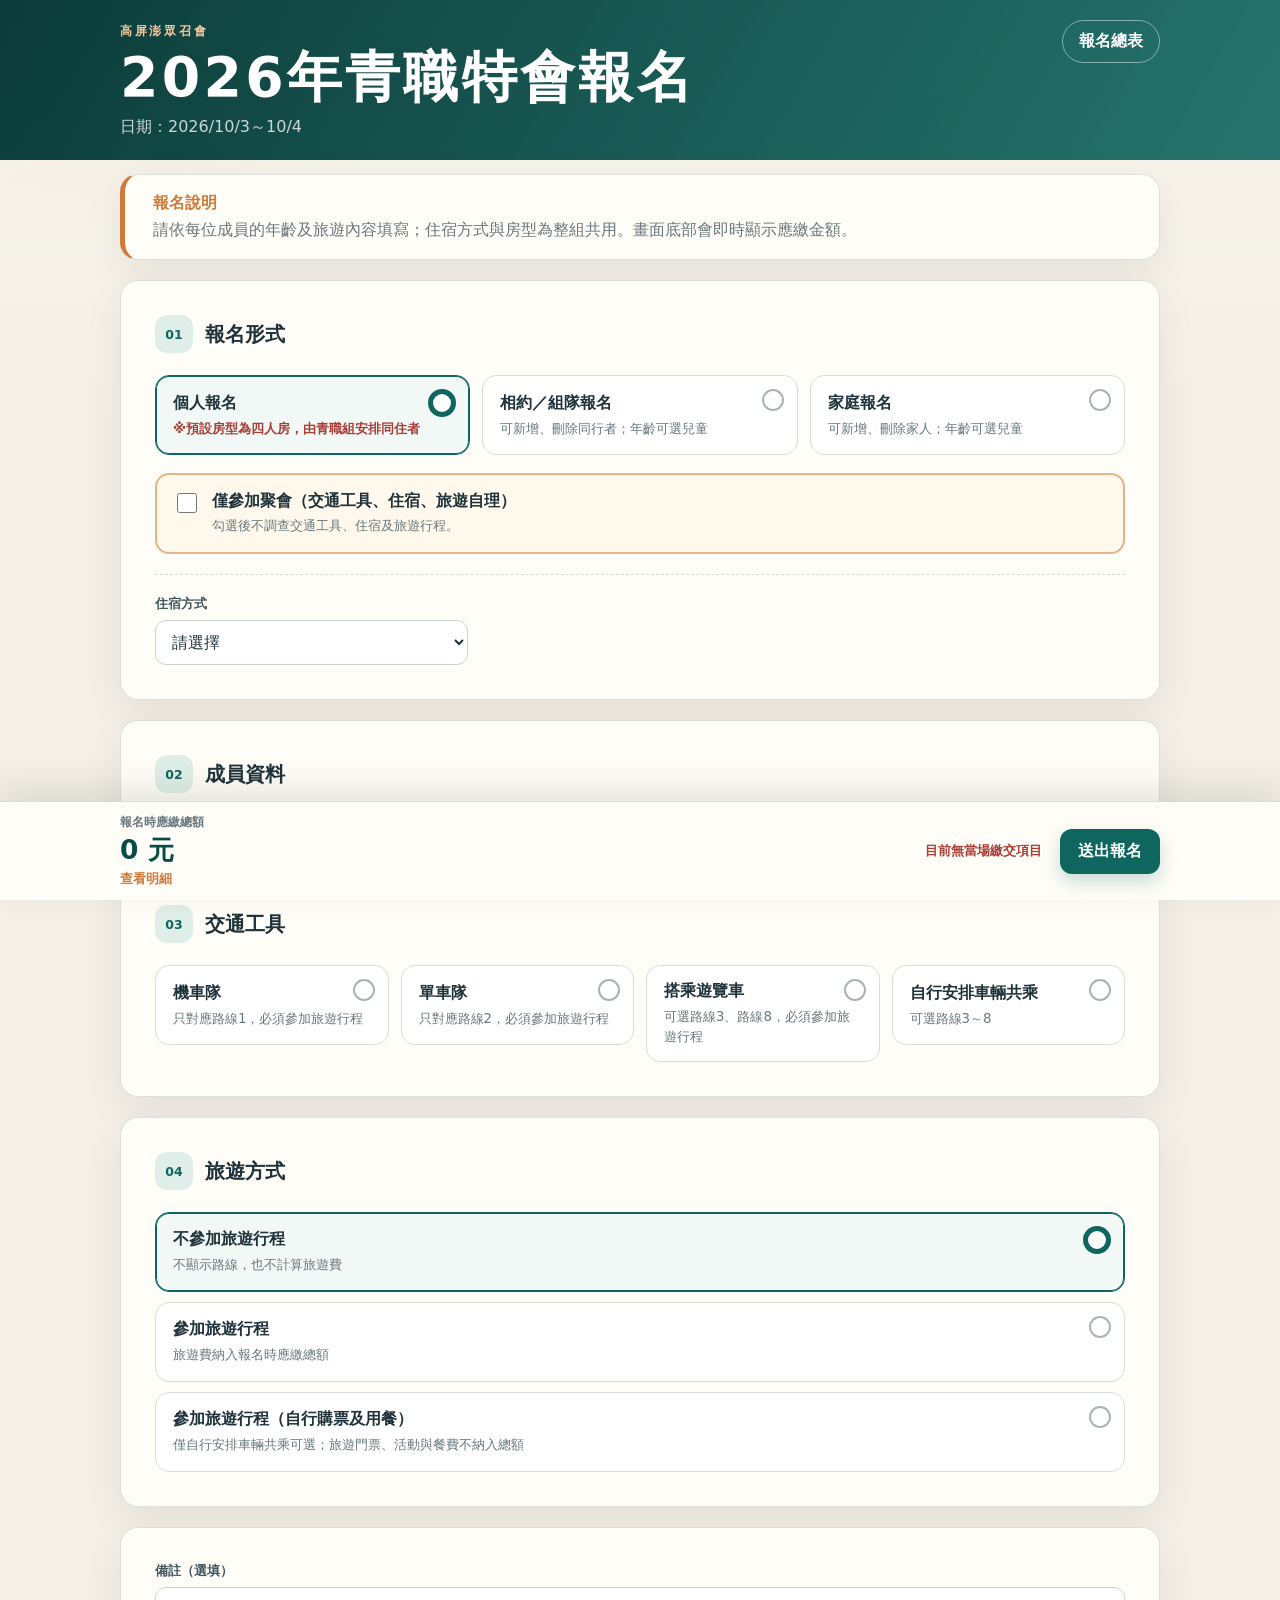
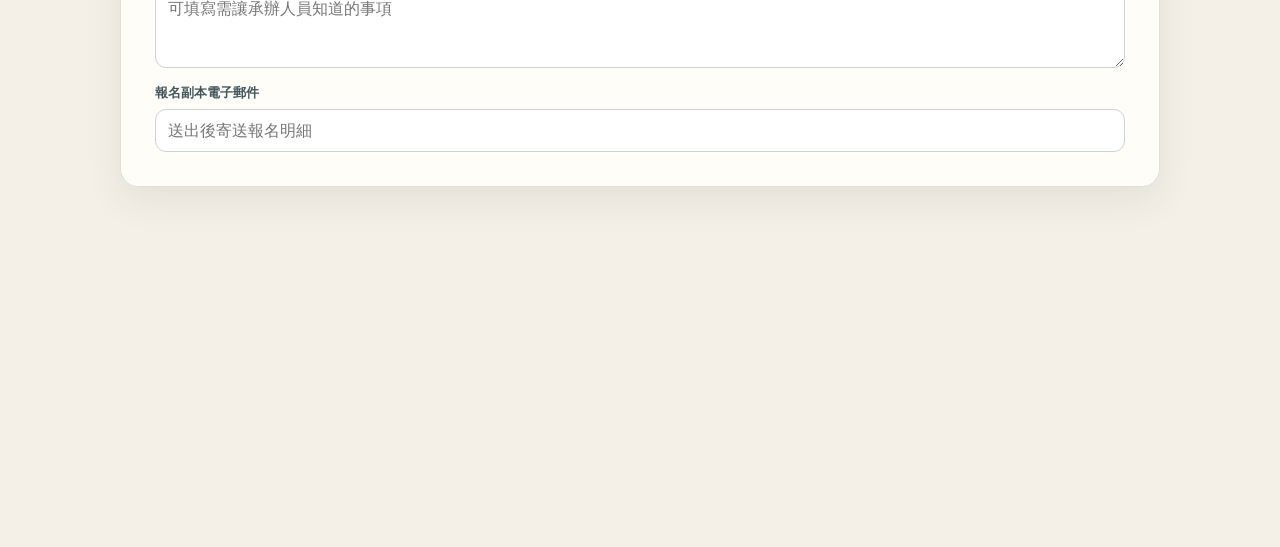
<file: index.html>
<!doctype html>
<html lang="zh-Hant">
<head>
  <meta charset="utf-8">
  <meta name="viewport" content="width=device-width, initial-scale=1, viewport-fit=cover">
  <meta name="description" content="高屏澎眾召會 2026年青職特會報名">
  <title>墾丁相調報名</title>
  <link rel="stylesheet" href="styles.css?v=20260917-settings1">
</head>
<body data-page="registration">
  <header class="site-header">
    <div>
      <span class="eyebrow">高屏澎眾召會</span>
      <h1 id="eventTitle">2026年青職特會報名</h1>
      <p class="header-meta" id="eventDate">日期：2026/10/3～10/4</p>
    </div>
    <a class="report-link" href="report.html" target="_blank" rel="noopener">報名總表</a>
  </header>

  <main class="page-shell">
    <div id="globalMessage" class="message message--error" hidden></div>
    <form id="registrationForm" novalidate>
      <section class="card intro-card">
        <h2>報名說明</h2>
        <p>請依每位成員的年齡及旅遊內容填寫；住宿方式與房型為整組共用。畫面底部會即時顯示應繳金額。</p>
      </section>

      <section class="card">
        <div class="section-heading"><div><span class="step">01</span><h2>報名形式</h2></div></div>
        <div class="choice-grid choice-grid--three">
          <label class="choice"><input type="radio" name="registrationType" value="PERSONAL" checked><span><strong>個人報名</strong><small class="registration-note--danger">※預設房型為四人房，由青職組安排同住者</small></span></label>
          <label class="choice"><input type="radio" name="registrationType" value="TEAM"><span><strong>相約／組隊報名</strong><small>可新增、刪除同行者；年齡可選兒童</small></span></label>
          <label class="choice"><input type="radio" name="registrationType" value="FAMILY"><span><strong>家庭報名</strong><small>可新增、刪除家人；年齡可選兒童</small></span></label>
        </div>
        <label class="meeting-only-choice">
          <input id="meetingOnly" type="checkbox">
          <span><strong>僅參加聚會（交通工具、住宿、旅遊自理）</strong><small id="meetingOnlyDescription">勾選後不調查交通工具、住宿及旅遊行程。</small></span>
        </label>
        <div id="accommodationSection" class="accommodation-section">
          <div class="form-grid">
            <label class="field"><span>住宿方式</span><select id="groupAccommodation" required><option value="">請選擇</option><option value="HOWARD">福華度假飯店</option><option value="SELF">住宿自理</option></select><small id="hotelAvailabilityNote" class="availability-note" hidden>[已關閉登記]</small></label>
            <label id="groupRoomField" class="field room-type-field" hidden><span class="room-type-label">整組房型 <small class="field-inline-note">※僅算12歲以上人數；6歲以上兒童皆有床位，0～5歲幼兒共用床位。</small></span><select id="groupRoomType"><option value="">請選擇</option></select></label>
          </div>
          <div id="groupHotelInfo" class="hotel-banner" hidden>
            <div><span class="hotel-icon">宿</span></div>
            <div>
              <strong>全組住宿福華度假飯店</strong>
              <p id="hotelPricingDescription">房型與加價規則載入中。</p>
            </div>
          </div>
          <div id="roomConfirmationPanel" class="confirmation-panel" hidden>
            <label id="personalRoomConfirmation" class="confirmation-choice" hidden>
              <input id="personalRoomConfirmed" type="checkbox">
              <span id="personalRoomConfirmationText">您選擇的是四人房，同住者將由青職組安排。若無合適配對者，屆時需加收空床費。</span>
            </label>
            <label id="roomCapacityConfirmation" class="confirmation-choice" hidden>
              <input id="roomCapacityConfirmed" type="checkbox">
              <span id="roomCapacityConfirmationText">您的報名人數未達房型人數，請更換房型或由青職組安排同住者。若無合適同住者，屆時需加收空床費。</span>
            </label>
          </div>
        </div>
      </section>

      <section class="card">
        <div class="section-heading">
          <div><span class="step">02</span><h2>成員資料</h2></div>
          <button id="addAdultButton" class="button button--secondary" type="button" hidden>＋ 新增同行者</button>
        </div>
        <div id="participants"></div>
      </section>

      <section id="transportCard" class="card">
        <div class="section-heading"><div><span class="step">03</span><h2>交通工具</h2></div></div>
        <div class="choice-grid choice-grid--four">
          <label class="choice"><input type="radio" name="transportMode" value="MOTORCYCLE" required><span><strong>機車隊</strong><small>只對應路線1，必須參加旅遊行程</small></span></label>
          <label class="choice"><input type="radio" name="transportMode" value="BICYCLE" required><span><strong>單車隊</strong><small>只對應路線2，必須參加旅遊行程</small></span></label>
          <label class="choice"><input type="radio" name="transportMode" value="COACH" required><span><strong>搭乘遊覽車</strong><small>可選路線3、路線8，必須參加旅遊行程</small></span></label>
          <label class="choice"><input type="radio" name="transportMode" value="CARPOOL" required><span><strong>自行安排車輛共乘</strong><small>可選路線3～8</small></span></label>
        </div>
        <section id="insuranceSurvey" class="insurance-survey" hidden>
          <div class="insurance-survey__heading">
            <div>
              <h3 id="insuranceTitle">旅遊平安保險</h3>
              <p id="insuranceDescription">依所選交通工具與路線顯示投保規則。</p>
            </div>
            <span id="insurancePrice" class="insurance-price"></span>
          </div>
          <div id="insuranceParticipants" class="insurance-participants"></div>
        </section>
      </section>

      <section id="travelCard" class="card">
        <div class="section-heading"><div><span class="step">04</span><h2>旅遊方式</h2></div></div>
        <div id="travelAvailabilityNotice" class="availability-banner" hidden>旅遊路線報名[已關閉登記]</div>
        <div class="choice-stack">
          <label class="choice"><input type="radio" name="travelMode" value="NONE" checked><span><strong>不參加旅遊行程</strong><small>不顯示路線，也不計算旅遊費</small></span></label>
          <label class="choice"><input type="radio" name="travelMode" value="STANDARD"><span><strong>參加旅遊行程</strong><small>旅遊費納入報名時應繳總額</small></span></label>
          <label class="choice"><input type="radio" name="travelMode" value="SELF_PAY"><span><strong>參加旅遊行程（自行購票及用餐）</strong><small>僅自行安排車輛共乘可選；旅遊門票、活動與餐費不納入總額</small></span></label>
        </div>
        <div id="routeSection" class="route-section" hidden>
          <label class="field">
            <span>10/3旅遊路線</span>
            <select id="routeId" required><option value="">請選擇一條路線</option></select>
          </label>
          <div id="routeInfo" class="route-info" hidden></div>
          <div id="routeDetailTable"></div>
          <div id="routeOptions"></div>
          <div id="route7Count" class="route-count" hidden></div>
          <div id="onsiteTable"></div>
          <div id="pendingTable"></div>
        </div>
      </section>

      <section class="card">
        <label class="field">
          <span>備註（選填）</span>
          <textarea id="note" maxlength="500" rows="3" placeholder="可填寫需讓承辦人員知道的事項"></textarea>
        </label>
        <label class="field contact-email-field">
          <span>報名副本電子郵件</span>
          <input id="email" type="email" autocomplete="email" maxlength="120" placeholder="送出後寄送報名明細" required>
        </label>
      </section>
      <div class="mobile-bottom-spacer" aria-hidden="true"></div>
    </form>
  </main>

  <div class="fee-dock">
    <div class="fee-dock__inner">
      <button class="fee-total" id="toggleDetails" type="button" aria-expanded="false">
        <span>報名時應繳總額</span><strong id="grandTotal">0 元</strong><small>查看明細</small>
      </button>
      <div class="fee-dock__details" id="feeDetails" hidden></div>
      <div class="fee-dock__actions">
        <span id="onsiteReminder" class="onsite-reminder">目前無當場繳交項目</span>
        <button id="submitButton" class="button button--primary" type="submit" form="registrationForm">送出報名</button>
      </div>
    </div>
  </div>

  <dialog id="resultDialog" class="result-dialog">
    <div class="success-mark">✓</div>
    <h2>報名已送出</h2>
    <p>報名編號：<strong id="resultRegistrationId"></strong></p>
    <p>報名時應繳：<strong id="resultTotal"></strong></p>
    <section id="resultFinancial" class="result-info-card" hidden>
      <h3>財務窗口</h3>
      <p id="resultFinancialText"></p>
    </section>
    <section id="resultRouteGroup" class="result-info-card result-route-group" hidden>
      <h3 id="resultRouteGroupTitle">旅遊行程群組</h3>
      <p>請加入您所選路線的 LINE 群組，以接收行前通知。</p>
      <img id="resultRouteQr" alt="旅遊路線 LINE 群組 QR Code">
      <a id="resultRouteLink" class="button button--secondary" target="_blank" rel="noopener">開啟 LINE 群組邀請連結</a>
    </section>
    <button id="closeResult" class="button button--primary" type="button">完成</button>
  </dialog>

  <template id="adultTemplate">
    <article class="member-card adult-card">
      <header class="member-card__header"><h3 class="member-title"></h3><button class="remove-member" type="button">刪除</button></header>
      <div class="member-card__body form-grid">
        <label class="field name-field">
          <span class="field-label-line"><span>姓名</span><span class="early-bird-status" data-early-bird-status role="status" aria-live="polite" hidden></span></span>
          <input data-field="name" aria-label="姓名" autocomplete="name" maxlength="40" required>
        </label>
        <label class="field adult-only"><span>手機</span><input data-field="phone" type="tel" inputmode="tel" maxlength="30" required></label>
        <label class="field adult-only"><span>召會</span><select data-field="church" required></select></label>
        <label class="field adult-only kaohsiung-only"><span>照顧區</span><select data-field="careArea" required></select></label>
        <label class="field adult-only kaohsiung-only"><span>大區</span><select data-field="district" required></select></label>
        <label class="field"><span>年齡</span><select data-field="identityCategory" required></select></label>
        <label class="field child-age-field" hidden><span>年齡區間</span><select data-field="childAgeBand"><option value="">請選擇</option><option value="INFANT">幼兒（0～5歲）</option><option value="CHILD_6_11">兒童（6～11歲）</option></select></label>
      </div>
    </article>
  </template>
  <script src="config.js?v=20260917-settings1"></script>
  <script src="app.js?v=20260917-settings1"></script>
</body>
</html>
</file>
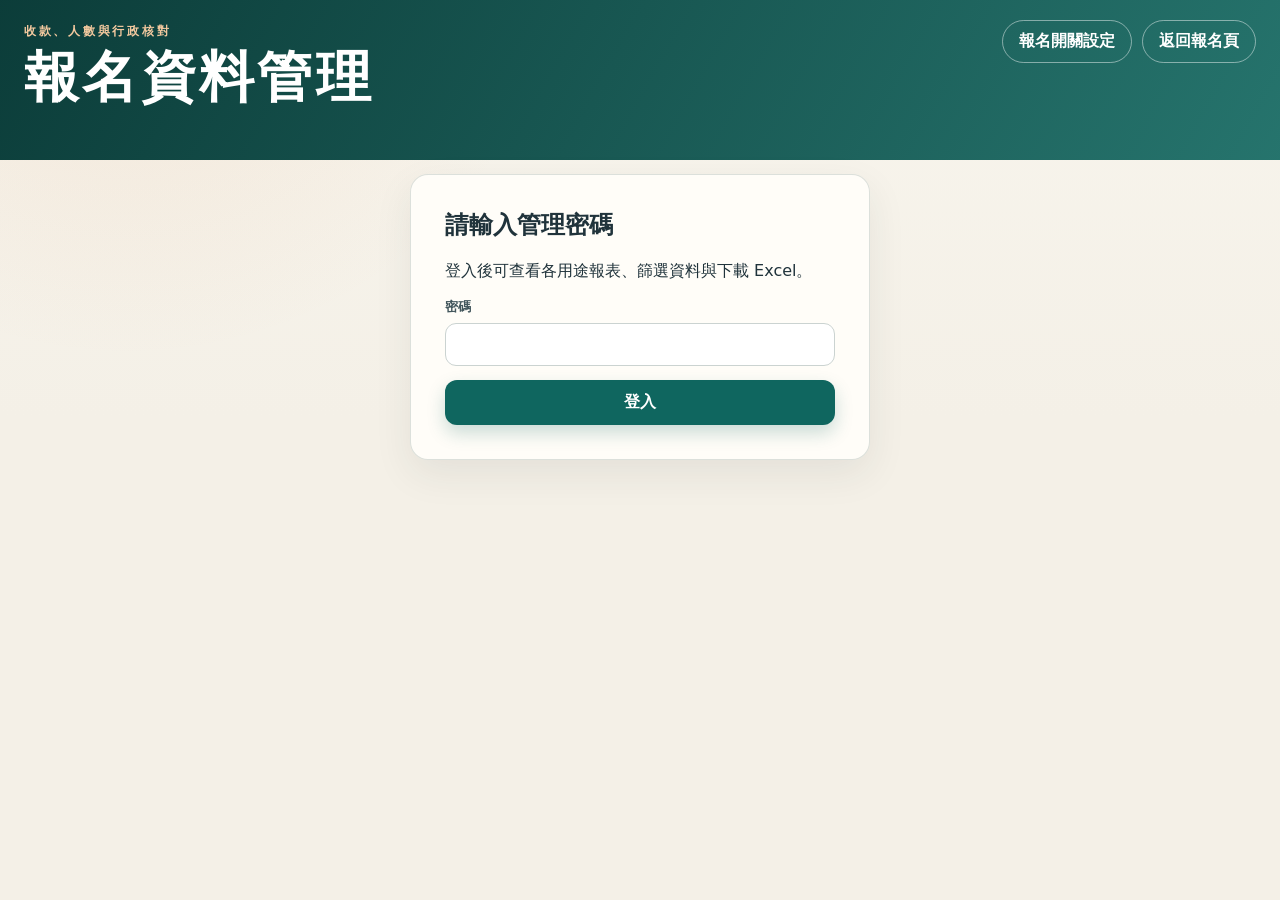
<file: report.html>
<!doctype html>
<html lang="zh-Hant">
<head>
  <meta charset="utf-8">
  <meta name="viewport" content="width=device-width, initial-scale=1, viewport-fit=cover">
  <meta name="robots" content="noindex,nofollow">
  <title>報名資料管理</title>
  <link rel="stylesheet" href="styles.css?v=20260917-settings1">
</head>
<body data-page="report">
  <header class="site-header report-header">
    <div><span class="eyebrow">收款、人數與行政核對</span><h1>報名資料管理</h1></div>
    <div class="header-actions">
      <a id="registrationSettingsLink" class="report-link" href="#" target="_blank" rel="noopener">報名開關設定</a>
      <a class="report-link" href="./">返回報名頁</a>
    </div>
  </header>

  <main class="report-shell">
    <section id="loginPanel" class="login-card card">
      <h2>請輸入管理密碼</h2>
      <p>登入後可查看各用途報表、篩選資料與下載 Excel。</p>
      <form id="loginForm">
        <label class="field"><span>密碼</span><input id="reportPassword" type="password" autocomplete="current-password" required></label>
        <button id="loginButton" class="button button--primary" type="submit">登入</button>
      </form>
      <div id="loginMessage" class="message message--error" hidden></div>
    </section>

    <div id="reportApp" hidden>
      <section class="card report-control-card">
        <div class="section-heading"><div><h2>報表用途</h2></div></div>
        <div class="report-view-grid">
          <label class="field field--wide">
            <span>選擇報表</span>
            <select data-filter="view" id="reportView">
              <option value="OVERVIEW">人數統計表</option>
              <option value="DUPLICATES">重複報名檢查</option>
              <option value="AREA">區域名冊</option>
              <option value="COACH">遊覽車名冊</option>
              <option value="ROUTE">旅遊路線名冊</option>
              <option value="RESTAURANT">餐廳人數統計</option>
              <option value="INSURANCE">旅平險名冊</option>
              <option value="ACTIVITY">活動人數統計</option>
              <option value="ACCOMMODATION">住宿名冊</option>
              <option value="FINANCE">收款核對表</option>
              <option value="TRANSPORT">交通名冊</option>
              <option value="ISSUES">異常資料檢查</option>
            </select>
          </label>
        </div>
        <div id="reportLoading" class="report-loading" role="status" aria-live="polite" hidden>
          <span class="report-loading__spinner" aria-hidden="true"></span>
          <span>載入中…</span>
        </div>
      </section>

      <section class="card filter-card">
        <div class="section-heading">
          <div><h2>篩選條件</h2></div>
          <button id="clearFilters" class="button button--text" type="button">清除篩選</button>
        </div>
        <div class="filter-grid">
          <label class="field field--wide"><span>關鍵字</span><input data-filter="keyword" placeholder="搜尋目前報表內容"></label>
          <label class="field"><span>報名形式</span><select data-filter="registrationType"></select></label>
          <label class="field"><span>召會</span><select data-filter="church"></select></label>
          <label class="field"><span>照顧區</span><select data-filter="careArea"></select></label>
          <label class="field"><span>大區</span><select data-filter="district"></select></label>
          <label class="field"><span>是否住宿</span><select data-filter="staying"><option value="">全部</option><option value="YES">有住宿</option><option value="NO">無住宿</option></select></label>
          <label class="field"><span>房型</span><select data-filter="roomType"></select></label>
          <label class="field"><span>旅遊方式</span><select data-filter="travelMode"></select></label>
          <label class="field"><span>路線</span><select data-filter="route"></select></label>
          <label class="field"><span>交通工具</span><select data-filter="transport"></select></label>
          <label class="field view-filter" data-views="RESTAURANT"><span>餐廳</span><select data-filter="restaurant"></select></label>
          <label class="field view-filter" data-views="ACTIVITY"><span>活動</span><select data-filter="activity"></select></label>
          <label class="field view-filter" data-views="DUPLICATES"><span>重複程度</span><select data-filter="duplicateLevel"></select></label>
        </div>
        <div class="filter-actions">
          <span id="filterPendingHint" class="muted" hidden>篩選條件尚未套用</span>
          <button id="applyFilters" class="button button--primary" type="button">套用篩選條件</button>
        </div>
      </section>

      <section id="metricGrid" class="stats-grid"></section>

      <section class="card">
        <div class="section-heading report-actions">
          <div class="report-title-block">
            <h2 id="reportTitle">報表</h2>
            <p id="reportDescription" class="muted"></p>
            <span id="resultCount" class="muted"></span>
          </div>
          <div class="download-menu">
            <button id="downloadButton" class="button button--secondary" type="button">下載 Excel ▾</button>
            <div id="downloadOptions" class="download-options" hidden>
              <button type="button" data-export="current">目前報表</button>
              <button type="button" data-export="registrations">報名總表</button>
              <button type="button" data-export="participants">成員名冊</button>
              <button type="button" data-export="fees">收費明細</button>
              <button type="button" data-export="package">完整資料包（3分頁）</button>
            </div>
          </div>
        </div>
        <div id="reportPills" class="route-stats"></div>
        <div class="table-wrap"><table id="reportTable"><thead></thead><tbody></tbody></table></div>
        <div id="reportMessage" class="message" hidden></div>
      </section>
    </div>
  </main>

  <script src="config.js?v=20260917-settings1"></script>
  <script src="app.js?v=20260917-settings1"></script>
</body>
</html>
</file>
<file: styles.css>
:root {
    --ink: #20333b;
    --muted: #68787d;
    --paper: #fffdf8;
    --canvas: #f4f0e7;
    --line: #d9ddd8;
    --brand: #0f665f;
    --brand-dark: #084c47;
    --accent: #d07a3a;
    --accent-soft: #fae9d7;
    --green-soft: #dfeee8;
    --child-soft: #eee6f6;
    --danger: #aa3d35;
    --shadow: 0 14px 38px rgba(40, 55, 50, .08);
    --radius: 18px;
  }
  * { box-sizing: border-box; }
  html { color: var(--ink); background: var(--canvas); font-family: "Noto Sans TC", "Microsoft JhengHei", system-ui, sans-serif; scroll-padding-bottom: 150px; }
  body { margin: 0; min-height: 100vh; background:
      radial-gradient(circle at 10% -10%, rgba(208,122,58,.13), transparent 28rem),
      linear-gradient(180deg, #f8f5ed 0, var(--canvas) 26rem); }
  button, input, select, textarea { font: inherit; }
  button, a { -webkit-tap-highlight-color: transparent; }
  h1, h2, h3, p { margin-top: 0; }
  [hidden] { display: none !important; }

  .site-header {
    min-height: 156px; padding: 20px max(24px, calc((100vw - 1040px)/2)) 22px;
    display: flex; align-items: flex-start; justify-content: space-between; gap: 24px;
    color: white; background:
      linear-gradient(120deg, rgba(4,55,52,.97), rgba(15,102,95,.9)),
      repeating-linear-gradient(135deg, transparent 0 22px, rgba(255,255,255,.04) 22px 24px);
  }
  .site-header h1 { margin: 6px 0 8px; font-size: clamp(2rem, 5vw, 3.45rem); letter-spacing: .06em; line-height: 1.15; }
  .eyebrow { color: #f3c99f; font-size: .78rem; font-weight: 800; letter-spacing: .22em; text-transform: uppercase; }
  .header-meta { margin: 0; color: rgba(255,255,255,.78); }
  .report-link { color: white; text-decoration: none; border: 1px solid rgba(255,255,255,.46); padding: 10px 16px; border-radius: 999px; white-space: nowrap; font-weight: 700; }
  .report-link:hover { background: rgba(255,255,255,.12); }

  .page-shell, .report-shell { width: min(1040px, calc(100% - 32px)); margin: 14px auto 0; padding-bottom: 190px; position: relative; }
  .report-shell { width: min(1440px, calc(100% - 32px)); }
  .card { background: rgba(255,253,248,.98); border: 1px solid rgba(217,221,216,.9); border-radius: var(--radius); padding: clamp(20px, 4vw, 34px); margin-bottom: 20px; box-shadow: var(--shadow); }
  .intro-card { border-left: 5px solid var(--accent); padding: 18px 28px; }
  .intro-card h2 { font-size: 1rem; margin-bottom: 6px; color: var(--accent); }
  .intro-card p { margin: 0; color: var(--muted); }
  .section-heading { display: flex; align-items: center; justify-content: space-between; gap: 16px; margin-bottom: 22px; }
  .section-heading > div { display: flex; align-items: center; gap: 12px; flex-wrap: wrap; }
  .section-heading h2 { margin: 0; font-size: 1.28rem; }
  .step { width: 38px; height: 38px; border-radius: 12px; display: grid; place-items: center; color: var(--brand); background: var(--green-soft); font-size: .78rem; font-weight: 900; }

  .choice-grid { display: grid; gap: 12px; }
  .choice-grid--two { grid-template-columns: repeat(2, 1fr); }
  .choice-grid--three { grid-template-columns: repeat(3, 1fr); }
  .choice-grid--four { grid-template-columns: repeat(4, 1fr); }
  .choice-stack { display: grid; gap: 10px; }
  .choice { display: block; position: relative; cursor: pointer; }
  .choice input { position: absolute; opacity: 0; pointer-events: none; }
  .choice > span { min-height: 80px; display: flex; flex-direction: column; justify-content: center; gap: 5px; border: 1px solid var(--line); border-radius: 14px; padding: 15px 17px; transition: .18s ease; background: white; }
  .choice > span::before { content: ""; width: 18px; height: 18px; border: 2px solid #a8b4b3; border-radius: 50%; position: absolute; top: 14px; right: 14px; }
  .choice input:checked + span { border-color: var(--brand); background: #f1f8f5; box-shadow: inset 0 0 0 1px var(--brand); }
  .choice input:checked + span::before { border: 5px solid var(--brand); background: white; }
  .choice.choice--disabled { cursor: not-allowed; }
  .choice.choice--disabled > span { color: #8d9695; background: #f2f3f2; border-color: #d9dddc; opacity: .72; }
  .choice.choice--disabled > span::before { border-color: #c7cecd; background: #e7eae9; }
  .choice strong { padding-right: 22px; }
  .choice small { color: var(--muted); line-height: 1.45; }
  .choice small.registration-note--danger { color: var(--danger); font-weight: 800; }
  .choice.compact > span { min-height: 70px; }

  .button { border: 0; border-radius: 12px; padding: 12px 18px; cursor: pointer; font-weight: 800; transition: .18s ease; }
  .button:hover { transform: translateY(-1px); }
  .button:disabled { opacity: .55; cursor: wait; transform: none; }
  .button--primary { color: white; background: var(--brand); box-shadow: 0 8px 18px rgba(15,102,95,.22); }
  .button--primary:hover { background: var(--brand-dark); }
  .button--secondary { color: var(--brand); background: var(--green-soft); }
  .button--text { color: var(--brand); background: transparent; padding: 8px; }

  .member-card { border: 1px solid var(--line); border-radius: 16px; overflow: hidden; margin-bottom: 16px; background: white; }
  .member-card__header { display: flex; align-items: center; justify-content: space-between; padding: 14px 18px; background: linear-gradient(90deg, #dcece7, #eef6f3); color: var(--brand-dark); }
  .member-card__header--child { background: linear-gradient(90deg, var(--child-soft), #f7f2fb); color: #684b7d; }
  .member-card__header h3 { margin: 0; font-size: 1rem; }
  .remove-member { border: 0; background: transparent; color: var(--danger); cursor: pointer; font-weight: 800; padding: 6px 8px; border-radius: 8px; }
  .remove-member:hover { background: rgba(170,61,53,.09); }
  .member-card__body { padding: 20px; }
  .form-grid { display: grid; grid-template-columns: repeat(3, 1fr); gap: 16px; }
  .field { display: flex; flex-direction: column; gap: 7px; min-width: 0; }
  .contact-email-field { margin-top: 16px; }
  .field > span, .field-group legend { font-size: .84rem; color: #42565c; font-weight: 800; }
  .room-type-label { display: flex; flex-wrap: wrap; align-items: baseline; gap: 6px; }
  .field-inline-note { color: var(--danger); font-size: .8rem; font-style: normal; font-weight: 800; line-height: 1.45; }
  .field-label-line { display: grid; grid-template-columns: max-content minmax(0, 1fr); align-items: start; gap: 9px; min-width: 0; }
  .early-bird-status { display: inline-flex; align-items: center; justify-self: start; min-width: 0; padding: 3px 8px; border-radius: 10px; font-size: .76rem; line-height: 1.35; font-weight: 800; }
  .early-bird-status--paid { color: #805300; background: #fff1c7; }
  .early-bird-status--unpaid { color: #a32f28; background: #fde8e6; }
  .early-bird-status[hidden] { display: none; }
  .field input, .field select, .field textarea {
    width: 100%; border: 1px solid #cbd3d1; border-radius: 11px; padding: 11px 12px; color: var(--ink); background: white; outline: none;
  }
  .field input:focus, .field select:focus, .field textarea:focus { border-color: var(--brand); box-shadow: 0 0 0 3px rgba(15,102,95,.12); }
  select option.route-unavailable { color: var(--danger); }
  .toggle-field { display: flex; gap: 9px; align-items: center; min-height: 44px; align-self: end; padding: 10px 12px; background: #f7f8f5; border-radius: 11px; font-weight: 700; }
  .toggle-field input { width: 18px; height: 18px; accent-color: var(--brand); }
  .kaohsiung-only[hidden], .adult-only[hidden], .room-type-field[hidden],
  .insurance-block[hidden], .insurance-details[hidden], .guardian-fields[hidden], .accommodation-section[hidden],
  .insurance-survey[hidden] { display: none; }
  .dependent-actions { padding: 0 18px 15px; }
  .child-card { margin: 0 18px 16px; border-color: #ded3e7; }
  .field-help { color: var(--muted); font-size: .8rem; margin: 0 20px 16px; }
  .warning-text { color: #925727; margin: 12px 0 0; }
  .muted { color: var(--muted); }

  .hotel-banner { display: flex; gap: 14px; align-items: center; border-radius: 14px; padding: 16px; background: #fbf3e9; margin-bottom: 20px; }
  .hotel-banner p { margin: 3px 0 0; color: var(--muted); font-size: .88rem; }
    #hotelPricingDescription {  white-space: pre-line;}
  .primary-hotel-info { margin: 0 20px 20px; }
  .hotel-icon { width: 42px; height: 42px; border-radius: 12px; display: grid; place-items: center; background: var(--accent); color: white; font-weight: 900; }
  .meeting-only-choice { display: flex; gap: 12px; align-items: flex-start; margin-top: 18px; padding: 16px; border: 2px solid #e3b589; border-radius: 14px; background: #fff8ec; cursor: pointer; }
  .meeting-only-choice input { width: 20px; height: 20px; margin-top: 2px; accent-color: var(--accent); flex: 0 0 auto; }
  .meeting-only-choice span { display: grid; gap: 4px; }
  .meeting-only-choice small { color: var(--muted); line-height: 1.5; }
  .accommodation-section { margin-top: 20px; padding-top: 20px; border-top: 1px dashed var(--line); }
  .accommodation-section .hotel-banner { margin: 16px 0 0; }
  .confirmation-panel { display: grid; gap: 10px; margin-top: 16px; }
  .confirmation-choice { display: flex; align-items: flex-start; gap: 10px; padding: 14px; border: 1px solid #dfc39f; border-radius: 12px; background: #fff9ef; cursor: pointer; line-height: 1.55; }
  .confirmation-choice input { width: 19px; height: 19px; margin-top: 2px; flex: 0 0 auto; accent-color: var(--accent); }
  .survey-card-hidden { display: none; }
  .insurance-survey { margin-top: 20px; padding: 18px; border: 2px solid #b7d6cc; border-radius: 16px; background: #f3f8f6; }
  .insurance-survey__heading { display: flex; justify-content: space-between; gap: 18px; align-items: flex-start; margin-bottom: 14px; }
  .insurance-survey__heading h3 { margin: 0; color: var(--brand-dark); font-size: 1.08rem; }
  .insurance-survey__heading p { margin: 5px 0 0; color: var(--muted); font-size: .86rem; }
  .insurance-price { flex: 0 0 auto; padding: 6px 10px; border-radius: 999px; color: #7b451e; background: var(--accent-soft); font-size: .8rem; font-weight: 900; }
  .insurance-participants { display: grid; gap: 12px; }
  .insurance-member { padding: 15px; border: 1px solid #d9e5e1; border-radius: 14px; background: white; }
  .insurance-member h4 { margin: 0 0 12px; color: var(--brand-dark); }
  .insurance-name-note { color: var(--danger); font-size: .82rem; font-weight: 800; }
  .insurance-details { margin-top: 14px; }
  .guardian-fields { grid-column: 1 / -1; padding-top: 14px; border-top: 1px dashed #b8d0c8; }
  .capacity-note { display: block; margin-top: 6px; color: #9a531f; font-weight: 900; }
  .field-group { border: 0; padding: 0; margin: 0; }
  .field-group legend { margin-bottom: 10px; }
  .route-section { margin-top: 20px; border-top: 1px dashed var(--line); padding-top: 20px; }
  .route-info, .route-count { margin: 12px 0; padding: 14px 16px; border-radius: 12px; background: var(--green-soft); line-height: 1.55; }
  .route-notes { margin-top: 12px; padding-top: 12px; border-top: 1px dashed rgba(15,102,95,.28); }
  .route-notes ul { margin: 7px 0 0; padding-left: 22px; }
  .route-notes li { margin: 4px 0; }
  .route-itinerary { margin-top: 14px; padding-top: 12px; border-top: 1px dashed rgba(15,102,95,.28); }
  .route-itinerary-scroll { margin-top: 8px; overflow-x: auto; border: 1px solid rgba(15,102,95,.18); border-radius: 10px; background: #fff; }
  .route-itinerary table { width: 100%; min-width: 480px; border-collapse: collapse; font-size: .92rem; line-height: 1.45; }
  .route-itinerary th, .route-itinerary td { padding: 9px 10px; border-bottom: 1px solid #e4ece9; text-align: left; vertical-align: top; }
  .route-itinerary th { background: #edf7f3; color: var(--brand-dark); white-space: nowrap; }
  .route-itinerary td:first-child { width: 74px; white-space: nowrap; font-weight: 700; color: #44514d; }
  .route-itinerary td:nth-child(2) { width: 118px; white-space: nowrap; }
  .route-itinerary td:nth-child(3) { width: auto; }
  .route-itinerary tr:last-child td { border-bottom: 0; }
  .route-count { background: var(--accent-soft); color: #70411d; font-weight: 700; }
  .route-count ul { margin: 9px 0 5px; padding-left: 22px; }
  .route-count li { margin: 4px 0; }
  .route-count small { display: block; margin-top: 8px; font-weight: 700; line-height: 1.55; }
  .route-options { display: grid; gap: 14px; margin: 16px 0; }
  .route-option-notice { padding: 13px 15px; border-radius: 12px; color: var(--brand-dark); background: var(--green-soft); }
  .activity-count { max-width: 520px; padding: 14px; border-radius: 12px; background: #f7f8f5; }
  .mini-table { width: 100%; border-collapse: collapse; margin-top: 14px; font-size: .9rem; }
  .mini-table caption { text-align: left; font-weight: 900; margin-bottom: 8px; color: var(--brand-dark); }
  .mini-table th, .mini-table td { border-bottom: 1px solid var(--line); padding: 9px 10px; text-align: left; }
  .mini-table td:last-child { text-align: right; font-variant-numeric: tabular-nums; }
  .route-detail-table { margin: 14px 0 4px; background: #fff; border: 1px solid var(--line); border-radius: 12px; overflow: hidden; }
  .route-detail-table th { position: static; background: #eef6f3; }
  .route-detail-table th:last-child, .route-detail-table td:last-child { text-align: left; }
  .member-card, .route-section, .field { scroll-margin-bottom: 150px; }

  .fee-dock { position: fixed; z-index: 20; left: 0; right: 0; bottom: 0; background: rgba(255,253,248,.97); border-top: 1px solid var(--line); box-shadow: 0 -12px 35px rgba(35,50,45,.12); backdrop-filter: blur(14px); }
  .fee-dock__inner { width: min(1040px, calc(100% - 24px)); margin: 0 auto; min-height: 92px; display: grid; grid-template-columns: 240px 1fr; align-items: center; gap: 20px; position: relative; }
  .fee-total { border: 0; background: transparent; text-align: left; cursor: pointer; padding: 12px 0; display: grid; gap: 2px; color: var(--ink); }
  .fee-total span { font-size: .78rem; color: var(--muted); font-weight: 800; }
  .fee-total strong { color: var(--brand-dark); font-size: 1.65rem; font-variant-numeric: tabular-nums; }
  .fee-total small { color: var(--accent); font-weight: 800; }
  .fee-dock__actions { display: flex; align-items: center; justify-content: flex-end; gap: 18px; }
  .onsite-reminder { color: var(--danger); font-size: .82rem; font-weight: 900; max-width: 470px; }
  .fee-dock__details { position: absolute; bottom: 92px; left: 0; width: 390px; max-height: 55vh; overflow: auto; background: white; border: 1px solid var(--line); border-radius: 15px; padding: 16px; box-shadow: var(--shadow); }
  .detail-row { display: flex; justify-content: space-between; gap: 20px; padding: 7px 0; border-bottom: 1px solid #edf0ed; }
  .member-fee { padding: 4px 0 10px; }
  .member-fee + .member-fee { border-top: 2px solid var(--green-soft); padding-top: 14px; }
  .member-fee h4 { margin: 0 0 5px; color: var(--brand-dark); font-size: .92rem; }
  .detail-row.subtotal { border-bottom: 0; color: var(--brand-dark); font-weight: 800; }
  .detail-row.total { font-weight: 900; color: var(--brand-dark); border: 0; padding-top: 12px; }
  .mobile-bottom-spacer { height: 150px; }

  .availability-note { display: block; margin-top: 7px; color: var(--danger); font-weight: 900; line-height: 1.45; }
  .availability-banner { margin: -4px 0 14px; padding: 11px 13px; border: 1px solid #e4b8b3; border-radius: 11px; background: #fae5e2; color: #7b2d28; font-weight: 900; }

  .message { border-radius: 12px; padding: 13px 15px; margin: 12px 0; background: var(--green-soft); color: var(--brand-dark); }
  .message--error { background: #fae5e2; color: #7b2d28; }
  .result-dialog { border: 0; border-radius: 20px; padding: 32px; text-align: center; color: var(--ink); box-shadow: 0 20px 70px rgba(20,35,30,.3); width: min(560px, calc(100% - 32px)); max-height: calc(100vh - 32px); overflow: auto; }
  .result-dialog::backdrop { background: rgba(20,33,31,.62); backdrop-filter: blur(4px); }
  .success-mark { width: 58px; height: 58px; display: grid; place-items: center; margin: 0 auto 16px; border-radius: 50%; background: var(--green-soft); color: var(--brand); font-size: 2rem; font-weight: 900; }
  .result-info-card { margin: 18px 0; padding: 16px; border-radius: 14px; background: var(--green-soft); text-align: left; }
  .result-info-card h3 { margin: 0 0 8px; color: var(--brand-dark); }
  .result-info-card p { margin: 5px 0; white-space: pre-line; line-height: 1.6; }
  .result-route-group { text-align: center; background: #fff7d9; }
  .result-route-group img { display: block; width: min(240px, 100%); aspect-ratio: 1; object-fit: contain; margin: 12px auto; border: 8px solid white; border-radius: 12px; background: white; }
  .result-route-group .button { display: inline-flex; text-decoration: none; }

  .report-header {
    min-height: 160px;
    padding-left: max(24px, calc((100vw - 1440px) / 2));
    padding-right: max(24px, calc((100vw - 1440px) / 2));
    text-align: left;
  }
  .report-header > div, .report-header h1 { text-align: left; }
  .header-actions { display: flex; align-items: center; gap: 10px; flex-wrap: wrap; }
  .login-card { width: min(460px, 100%); margin: 0 auto; }
  .report-control-card { padding-bottom: 24px; }
  .report-view-grid { display: grid; grid-template-columns: minmax(280px, 560px); }
  .report-loading { display: inline-flex; align-items: center; gap: 9px; margin-top: 14px; color: var(--brand-dark); font-weight: 800; }
  .report-loading__spinner { width: 18px; height: 18px; border: 2px solid #b9d2cb; border-top-color: var(--brand); border-radius: 50%; animation: report-spin .7s linear infinite; }
  @keyframes report-spin { to { transform: rotate(360deg); } }
  .report-title-block { display: grid; gap: 5px; text-align: left; }
  .report-title-block h2, .report-title-block p { margin: 0; }
  .login-card form { display: grid; gap: 14px; }
  .stats-grid { display: grid; grid-template-columns: repeat(4, 1fr); gap: 14px; margin-bottom: 20px; }
  .stats-grid--overview { grid-template-columns: repeat(3, 1fr); }
  .stat-card { border-radius: 16px; padding: 20px; background: white; border: 1px solid var(--line); box-shadow: var(--shadow); }
  .stat-card .stat-card__label { display: block; color: var(--muted); font-size: .82rem; font-weight: 800; }
  .stat-card .stat-card__value { display: block; font-size: 1.85rem; margin-top: 5px; color: var(--brand-dark); }
  .stat-card__details { display: grid; gap: 8px; margin-top: 14px; padding-top: 12px; border-top: 1px solid var(--line); }
  .stat-card__detail { display: grid; grid-template-columns: auto auto; align-items: baseline; gap: 3px 10px; }
  .stat-card__detail span { color: var(--muted); font-size: .78rem; font-weight: 800; }
  .stat-card__detail strong { justify-self: end; color: var(--ink); font-size: .98rem; font-weight: 900; }
  .stat-card__detail small { grid-column: 1 / -1; color: var(--muted); font-size: .72rem; line-height: 1.45; }
  .stat-card--money { background: var(--brand); color: white; }
  .stat-card--money .stat-card__label, .stat-card--money .stat-card__value,
  .stat-card--money .stat-card__detail span, .stat-card--money .stat-card__detail strong,
  .stat-card--money .stat-card__detail small { color: white; }
  .filter-grid { display: grid; grid-template-columns: repeat(4, 1fr); gap: 14px; }
  .filter-actions { display: flex; justify-content: flex-end; align-items: center; gap: 14px; margin-top: 18px; }
  .field--wide { grid-column: span 2; }
  .report-actions { align-items: flex-start; }
  .download-menu { position: relative; }
  .download-options { position: absolute; right: 0; top: calc(100% + 8px); width: 220px; z-index: 10; border: 1px solid var(--line); border-radius: 12px; background: white; box-shadow: var(--shadow); padding: 6px; }
  .download-options button { width: 100%; border: 0; background: transparent; padding: 11px 12px; text-align: left; border-radius: 8px; cursor: pointer; }
  .download-options button:hover { background: var(--green-soft); }
  .route-stats { display: flex; flex-wrap: wrap; gap: 8px; margin-bottom: 14px; }
  .route-pill { padding: 7px 10px; border-radius: 999px; background: var(--accent-soft); color: #70411d; font-size: .78rem; font-weight: 800; }
  .table-wrap { width: 100%; overflow: auto; border: 1px solid var(--line); border-radius: 12px; }
  table { width: 100%; border-collapse: collapse; white-space: nowrap; font-size: .82rem; }
  th { position: sticky; top: 0; background: #e8eef1; color: #34474d; text-align: left; z-index: 1; }
  th, td { padding: 10px 12px; border-bottom: 1px solid #e5e8e5; }
  tbody tr:hover { background: #f8faf8; }
  tbody tr.report-row--care-total { background: #edf7f3; font-weight: 800; }
  tbody tr.report-row--care-total:hover { background: #e4f1ec; }
  tbody tr.report-row--grand-total { background: var(--green-soft); font-weight: 900; border-top: 2px solid var(--brand); }
  tbody tr.report-row--grand-total:hover { background: #d5e8e0; }
  td.money { text-align: right; font-variant-numeric: tabular-nums; }
  .report-table--centered th, .report-table--centered td { text-align: center; }

  @media (max-width: 800px) {
    .site-header { min-height: 142px; padding: 18px; }
    .site-header h1 { font-size: 2rem; }
    html { scroll-padding-bottom: 130px; }
    .page-shell, .report-shell { width: min(100% - 20px, 1040px); margin-top: 10px; padding-bottom: 230px; }
    .card { padding: 20px 16px; border-radius: 15px; }
    .intro-card { padding: 15px 16px; }
    .choice-grid--two, .choice-grid--three, .choice-grid--four, .form-grid, .stats-grid, .filter-grid { grid-template-columns: 1fr; }
    .field--wide { grid-column: auto; }
    .section-heading { align-items: flex-start; }
    .member-card__body { padding: 16px; }
    .primary-hotel-info { margin: 0 16px 16px; }
    .insurance-details, .guardian-fields { grid-template-columns: 1fr; }
    .insurance-survey { padding: 14px; }
    .insurance-survey__heading { display: grid; gap: 8px; }
    .child-card { margin: 0 10px 12px; }
    .fee-dock__inner { min-height: 0; grid-template-columns: 1fr auto; gap: 10px; padding: 8px 0 calc(8px + env(safe-area-inset-bottom)); }
    .fee-total strong { font-size: 1.35rem; }
    .fee-dock__actions { display: contents; }
    .onsite-reminder { grid-column: 1 / -1; grid-row: 2; max-width: none; font-size: .74rem; overflow: hidden; text-overflow: ellipsis; white-space: nowrap; }
    .fee-dock__details { bottom: 110px; width: 100%; max-height: 42vh; }
    .mobile-bottom-spacer { height: 190px; }
    .report-link { padding: 8px 12px; font-size: .84rem; }
    .header-actions { width: 100%; }
    .stats-grid, .stats-grid--overview { grid-template-columns: repeat(2, 1fr); }
    .filter-actions { align-items: stretch; flex-direction: column; }
    .filter-actions .button { width: 100%; }
    .stat-card { padding: 15px; }
    .stat-card .stat-card__value { font-size: 1.35rem; }
  }
</file>
